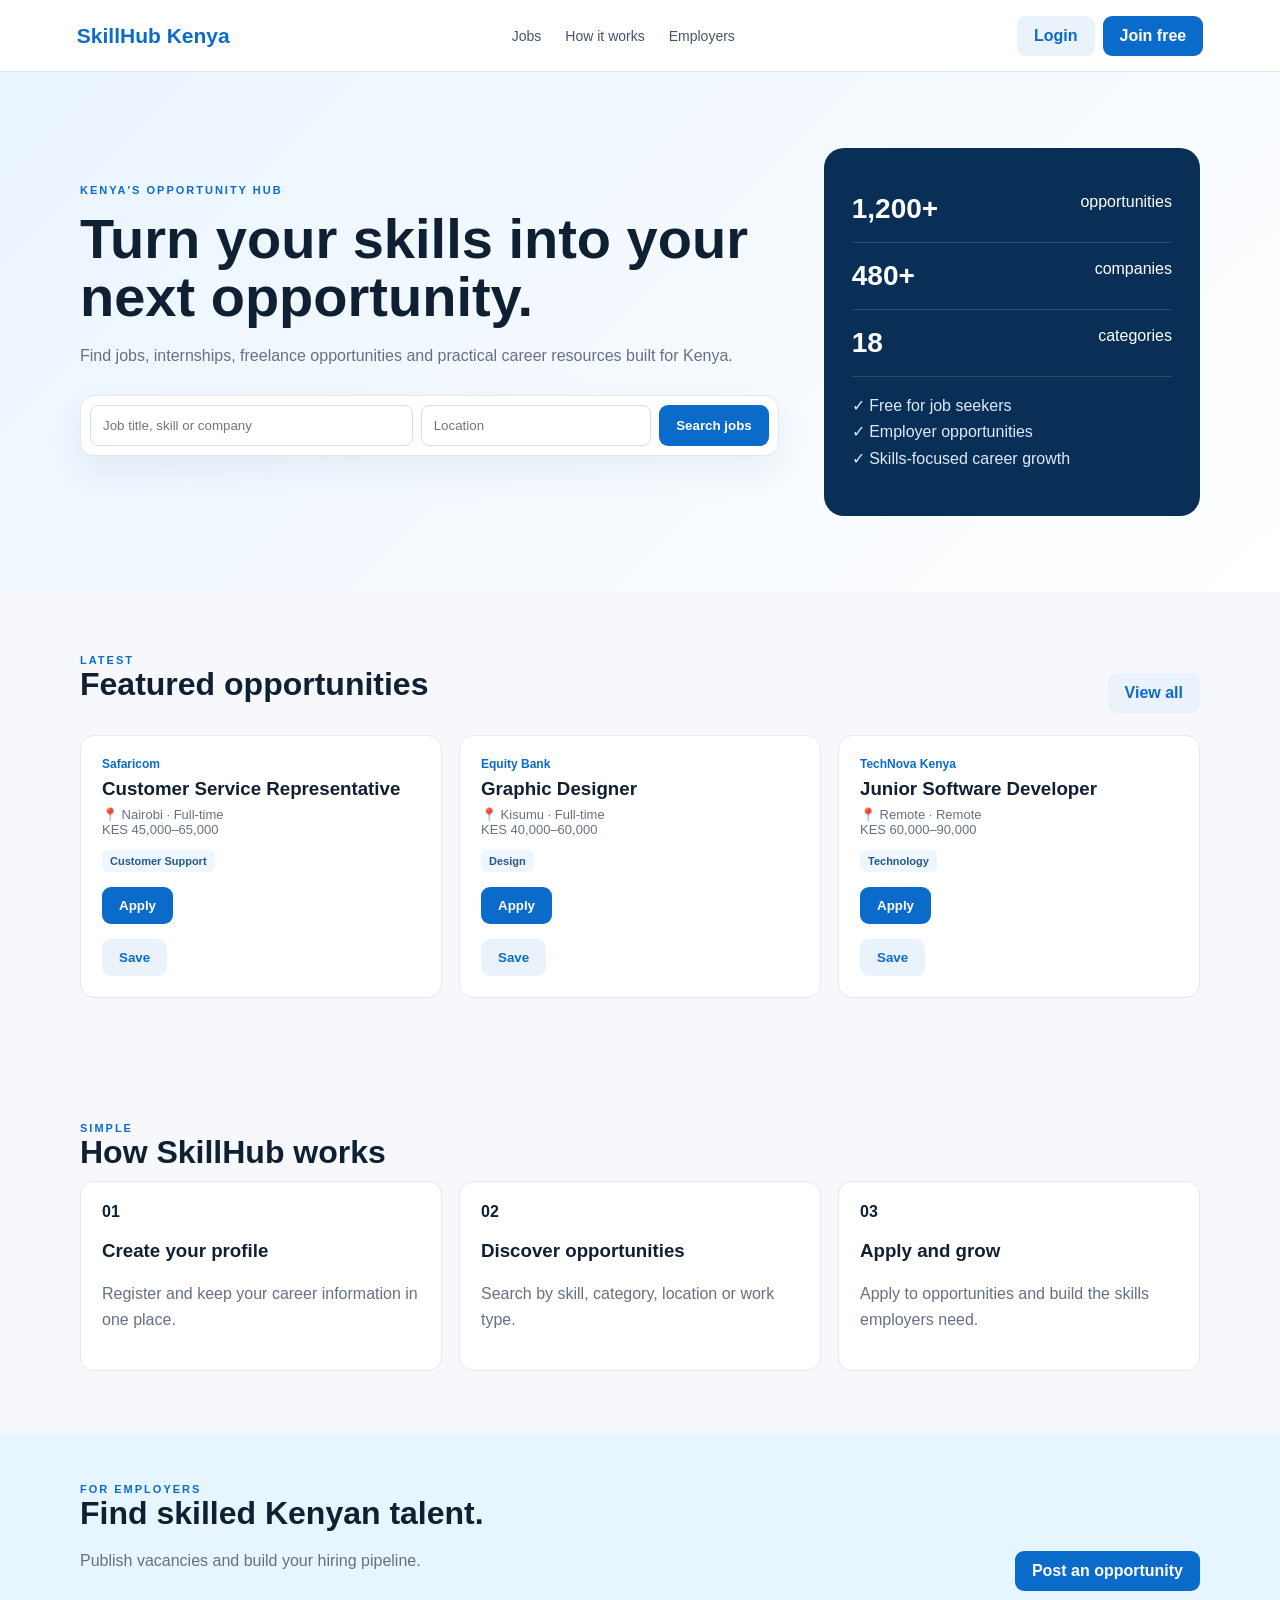
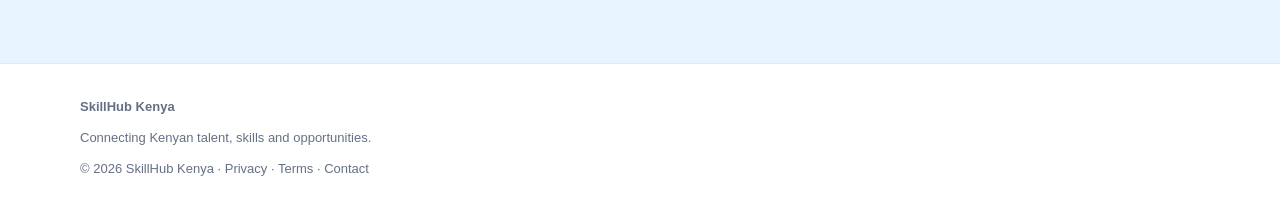
<file: index.html>
<!doctype html><html><head><meta charset="utf-8"><meta name="viewport" content="width=device-width,initial-scale=1"><title>SkillHub Kenya — Skills & Opportunities</title><link rel="stylesheet" href="style.css"></head><body>
<script src="app.js"></script><script>
layout(`<main><section class="hero"><div class="container hero-grid"><div><div class="eyebrow">KENYA'S OPPORTUNITY HUB</div><h1>Turn your skills into your next opportunity.</h1><p>Find jobs, internships, freelance opportunities and practical career resources built for Kenya.</p><form class="search" onsubmit="event.preventDefault();location.href='jobs.html?q='+encodeURIComponent(document.getElementById('heroQ').value)"><input id="heroQ" class="input" placeholder="Job title, skill or company"><input class="input" placeholder="Location"><button>Search jobs</button></form></div><div class="stats"><div class="stat"><strong>1,200+</strong><span>opportunities</span></div><div class="stat"><strong>480+</strong><span>companies</span></div><div class="stat"><strong>18</strong><span>categories</span></div><p style="color:#dbeafe">✓ Free for job seekers<br>✓ Employer opportunities<br>✓ Skills-focused career growth</p></div></div></section>
<section class="section"><div class="container"><div class="section-head"><div><div class="eyebrow">LATEST</div><h2>Featured opportunities</h2></div><a class="btn secondary" href="jobs.html">View all</a></div><div id="featured" class="grid"></div></div></section>
<section id="how" class="section"><div class="container"><div class="eyebrow">SIMPLE</div><h2>How SkillHub works</h2><div class="steps"><article class="card"><b>01</b><h3>Create your profile</h3><p>Register and keep your career information in one place.</p></article><article class="card"><b>02</b><h3>Discover opportunities</h3><p>Search by skill, category, location or work type.</p></article><article class="card"><b>03</b><h3>Apply and grow</h3><p>Apply to opportunities and build the skills employers need.</p></article></div></div></section>
<section id="employers" class="band"><div class="container"><div class="section-head"><div><div class="eyebrow">FOR EMPLOYERS</div><h2>Find skilled Kenyan talent.</h2><p>Publish vacancies and build your hiring pipeline.</p></div><a class="btn" href="dashboard.html">Post an opportunity</a></div></div></section></main><div id="modal" class="modal"></div>`);
document.getElementById('featured').innerHTML=state().jobs.slice(0,3).map(jobCard).join('');
</script></body></html>
</file>
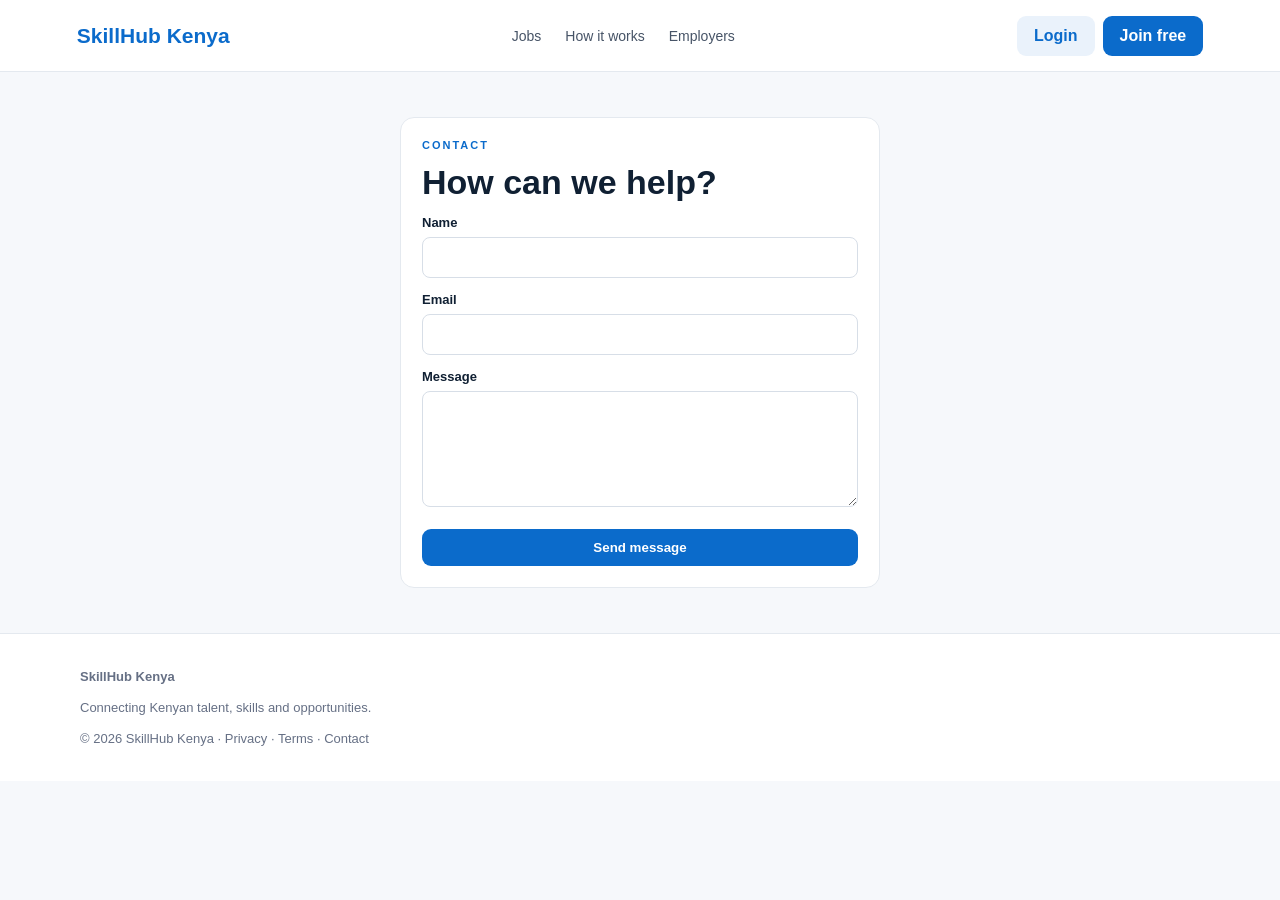
<file: contact.html>
<!doctype html><html><head><meta charset="utf-8"><meta name="viewport" content="width=device-width,initial-scale=1"><title>Contact — SkillHub Kenya</title><link rel="stylesheet" href="style.css"></head><body><script src="app.js"></script><script>layout(`<main class="container"><div class="card form-card"><div class="eyebrow">CONTACT</div><h1>How can we help?</h1><form onsubmit="event.preventDefault();alert('Thanks — your message has been saved locally in this demo.');this.reset()"><div class="form-row"><label>Name</label><input class="input" required></div><div class="form-row"><label>Email</label><input class="input" type="email" required></div><div class="form-row"><label>Message</label><textarea class="input" rows="6" required></textarea></div><button>Send message</button></form></div></main>`)</script></body></html>
</file>
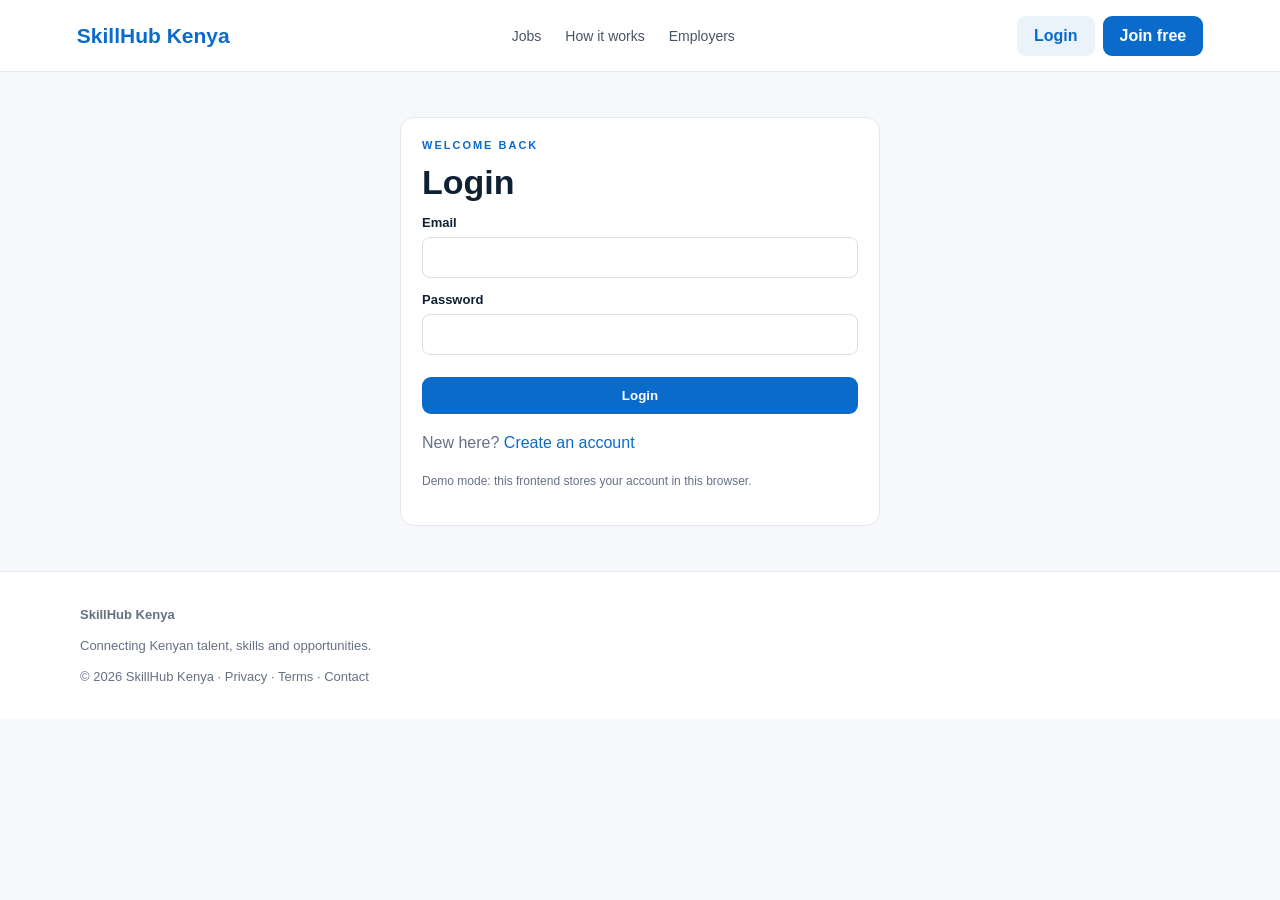
<file: dashboard.html>
<!doctype html><html><head><meta charset="utf-8"><meta name="viewport" content="width=device-width,initial-scale=1"><title>Dashboard — SkillHub Kenya</title><link rel="stylesheet" href="style.css"></head><body><script src="app.js"></script><script>
if(!requireUser()){} else {const s=state();layout(`<main class="dashboard container"><div class="eyebrow">YOUR SPACE</div><h1 style="font-size:42px">Welcome, ${esc(s.user.fullname)}.</h1><div class="dashgrid"><div class="card metric"><span class="small">Applications</span><strong>${s.applications.length}</strong></div><div class="card metric"><span class="small">Saved jobs</span><strong>${s.saved.length}</strong></div><div class="card metric"><span class="small">Profile</span><strong>80%</strong></div><div class="card metric"><span class="small">Alerts</span><strong>${s.alerts.length}</strong></div></div><div class="profile"><div class="card"><h3>Account</h3><p><b>${esc(s.user.fullname)}</b><br>${esc(s.user.email)}<br>Job seeker</p><button class="danger" onclick="logout()">Log out</button></div><div class="card"><h3>My applications</h3><div id="apps" class="list"></div><hr><h3>Saved jobs</h3><div id="saved" class="list"></div></div></div><div class="card" style="margin-top:20px"><h3>Employer tools</h3><p>Employers can use this area to publish opportunities. The current build keeps job posting in browser storage; a production backend/payment provider can be connected next.</p><button onclick="postJob()">Post a job</button></div></main><div id="modal" class="modal"></div>`);renderDash()}
function renderDash(){const s=state();document.getElementById('apps').innerHTML=s.applications.length?s.applications.map(a=>{const j=s.jobs.find(x=>x.id===a.jobId);return `<div class="listrow"><span>${esc(j?.title||'Job')}<br><span class="small">${esc(a.status)}</span></span><span class="small">${new Date(a.date).toLocaleDateString()}</span></div>`}).join(''):'<div class="empty">No applications yet.</div>';document.getElementById('saved').innerHTML=s.saved.length?s.saved.map(id=>{const j=s.jobs.find(x=>x.id===id);return `<div class="listrow"><span>${esc(j?.title||'Job')}<br><span class="small">${esc(j?.company||'')}</span></span><button class="secondary" onclick="location.href='jobs.html'">Browse</button></div>`}).join(''):'<div class="empty">No saved jobs yet.</div>'}
function postJob(){document.getElementById('modal').innerHTML=`<div class="modalbox"><button class="close" onclick="closeModal()">×</button><h2>Post an opportunity</h2><form id="post"><div class="form-row"><label>Company</label><input id="pc" class="input" required></div><div class="form-row"><label>Job title</label><input id="pt" class="input" required></div><div class="form-row"><label>Location</label><input id="pl" class="input" required></div><div class="form-row"><label>Category</label><input id="pca" class="input" required></div><div class="form-row"><label>Type</label><select id="pty" class="select"><option>Full-time</option><option>Part-time</option><option>Contract</option><option>Internship</option><option>Remote</option></select></div><button>Publish job</button></form></div>`;document.getElementById('modal').classList.add('show');post.onsubmit=e=>{e.preventDefault();const s=state();s.jobs.unshift({id:Date.now().toString(),company:pc.value,title:pt.value,location:pl.value,category:pca.value,type:pty.value,salary:'Negotiable',description:'Employer-posted opportunity.'});save(s);closeModal();alert('Job published in this browser.');renderDash()}}
</script></body></html>
</file>
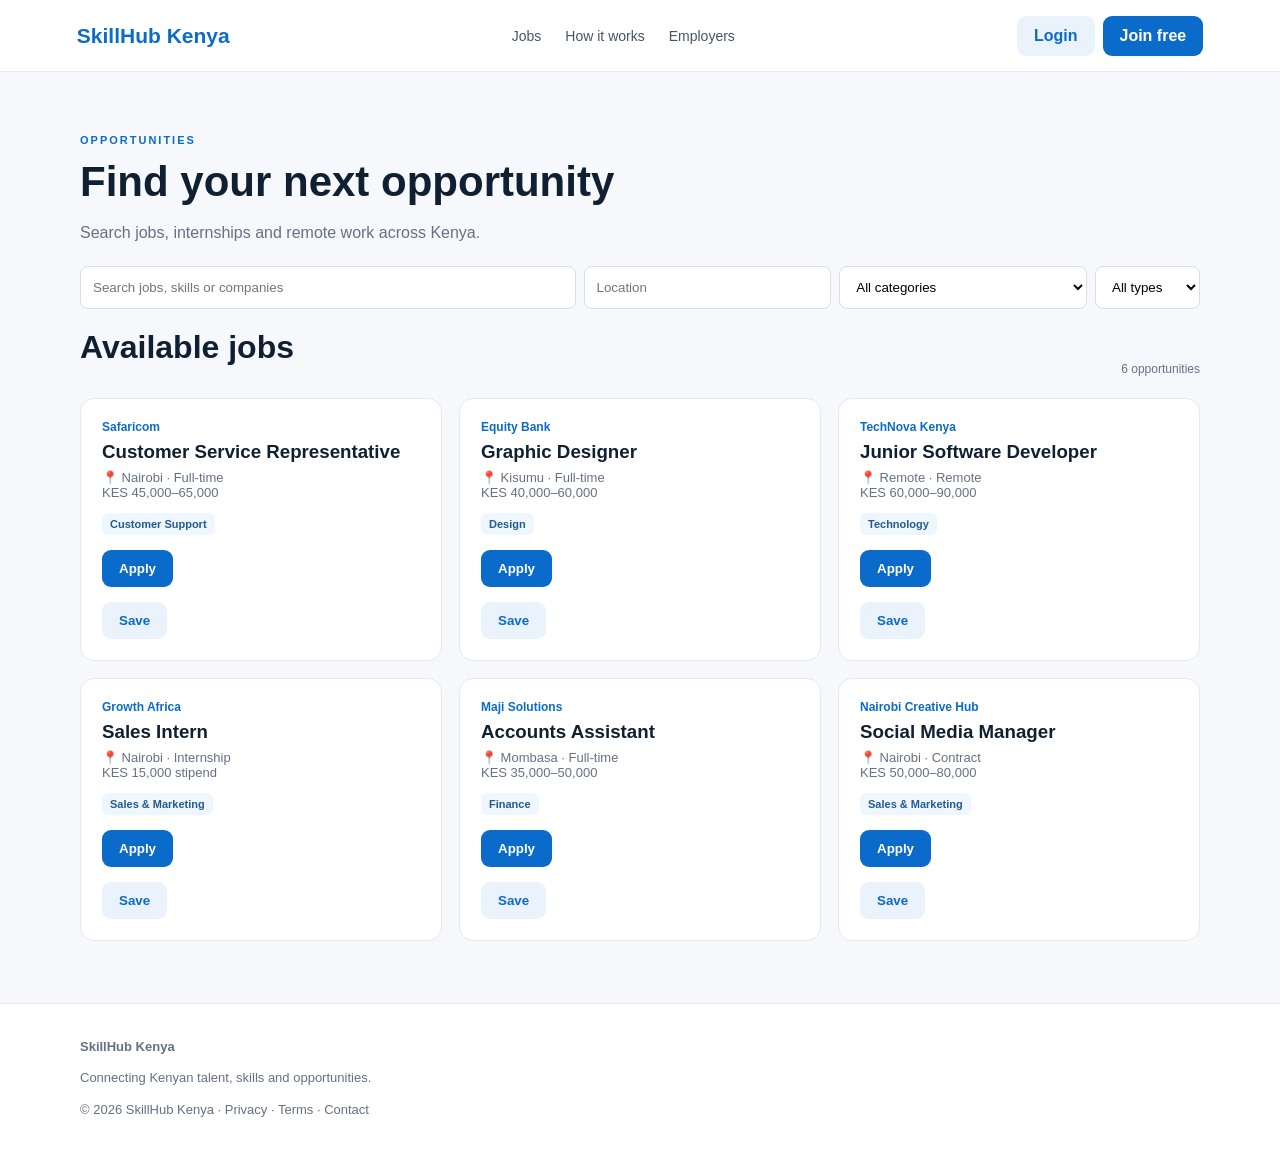
<file: jobs.html>
<!doctype html><html><head><meta charset="utf-8"><meta name="viewport" content="width=device-width,initial-scale=1"><title>Jobs — SkillHub Kenya</title><link rel="stylesheet" href="style.css"></head><body><script src="app.js"></script><script>
layout(`<main class="section"><div class="container"><div class="eyebrow">OPPORTUNITIES</div><h1 style="font-size:42px">Find your next opportunity</h1><p>Search jobs, internships and remote work across Kenya.</p><div class="toolbar"><input id="q" class="input" placeholder="Search jobs, skills or companies"><input id="loc" class="input" placeholder="Location"><select id="category" class="select"><option value="">All categories</option><option>Technology</option><option>Design</option><option>Sales & Marketing</option><option>Finance</option><option>Customer Support</option></select><select id="type" class="select"><option value="">All types</option><option>Full-time</option><option>Part-time</option><option>Contract</option><option>Internship</option><option>Remote</option></select></div><div class="section-head"><h2>Available jobs</h2><span id="count" class="small"></span></div><div id="jobGrid" class="grid"></div></div></main><div id="modal" class="modal"></div>`);
const p=new URLSearchParams(location.search);document.getElementById('q').value=p.get('q')||'';['q','loc','category','type'].forEach(x=>document.getElementById(x).addEventListener('input',renderJobs));renderJobs();
</script></body></html>
</file>
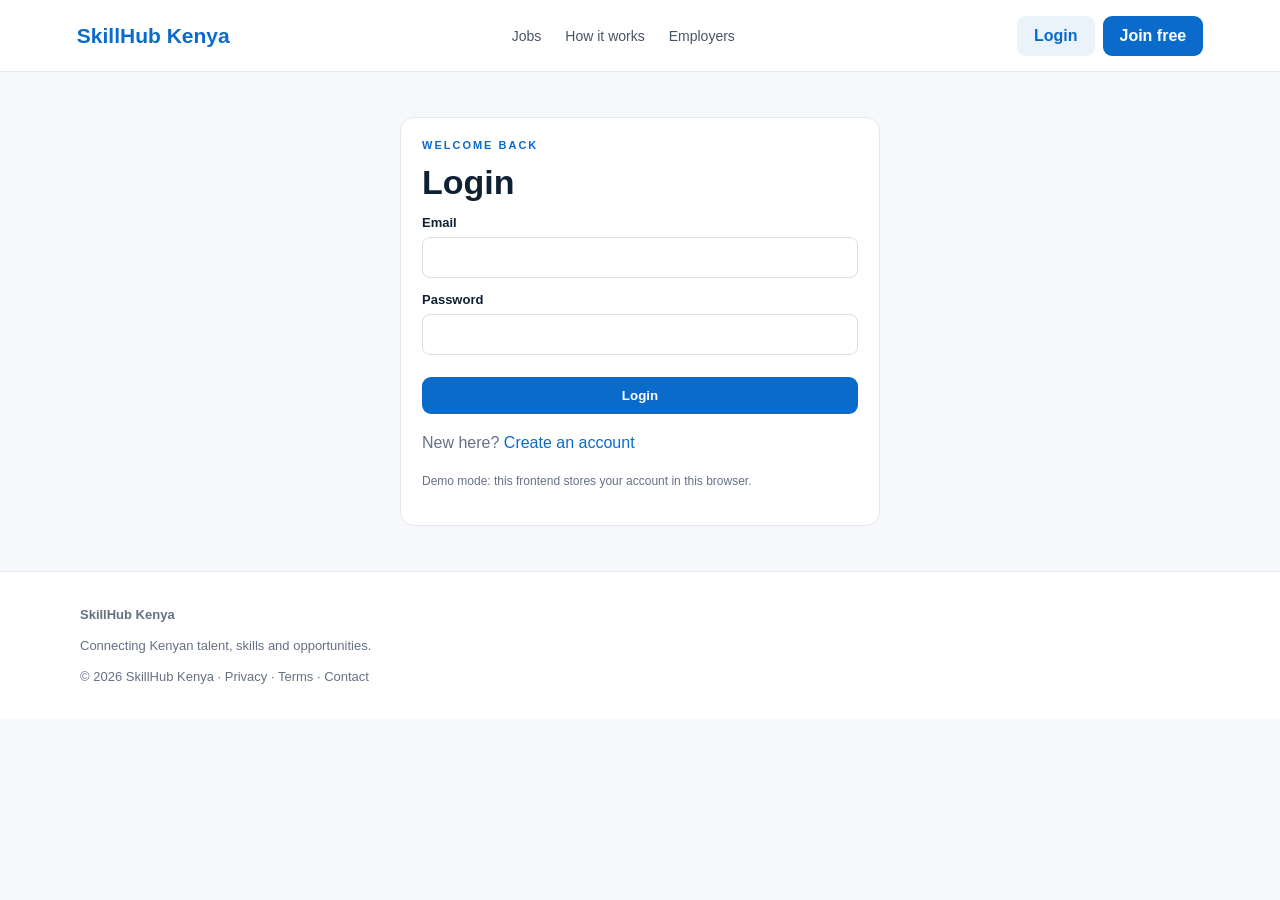
<file: login.html>
<!doctype html><html><head><meta charset="utf-8"><meta name="viewport" content="width=device-width,initial-scale=1"><title>Login — SkillHub Kenya</title><link rel="stylesheet" href="style.css"></head><body><script src="app.js"></script><script>
layout(`<main class="container"><div class="card form-card"><div class="eyebrow">WELCOME BACK</div><h1>Login</h1><form id="form"><div class="form-row"><label>Email</label><input id="email" type="email" class="input" required></div><div class="form-row"><label>Password</label><input id="pass" type="password" class="input" required></div><button>Login</button></form><p>New here? <a href="register.html" style="color:var(--blue)">Create an account</a></p><p class="small">Demo mode: this frontend stores your account in this browser.</p></div></main>`);
form.onsubmit=e=>{e.preventDefault();const s=state();if(!s.user||s.user.email!==email.value){alert('No account found for that email. Register first.');return}location.href='dashboard.html'};
</script></body></html>
</file>
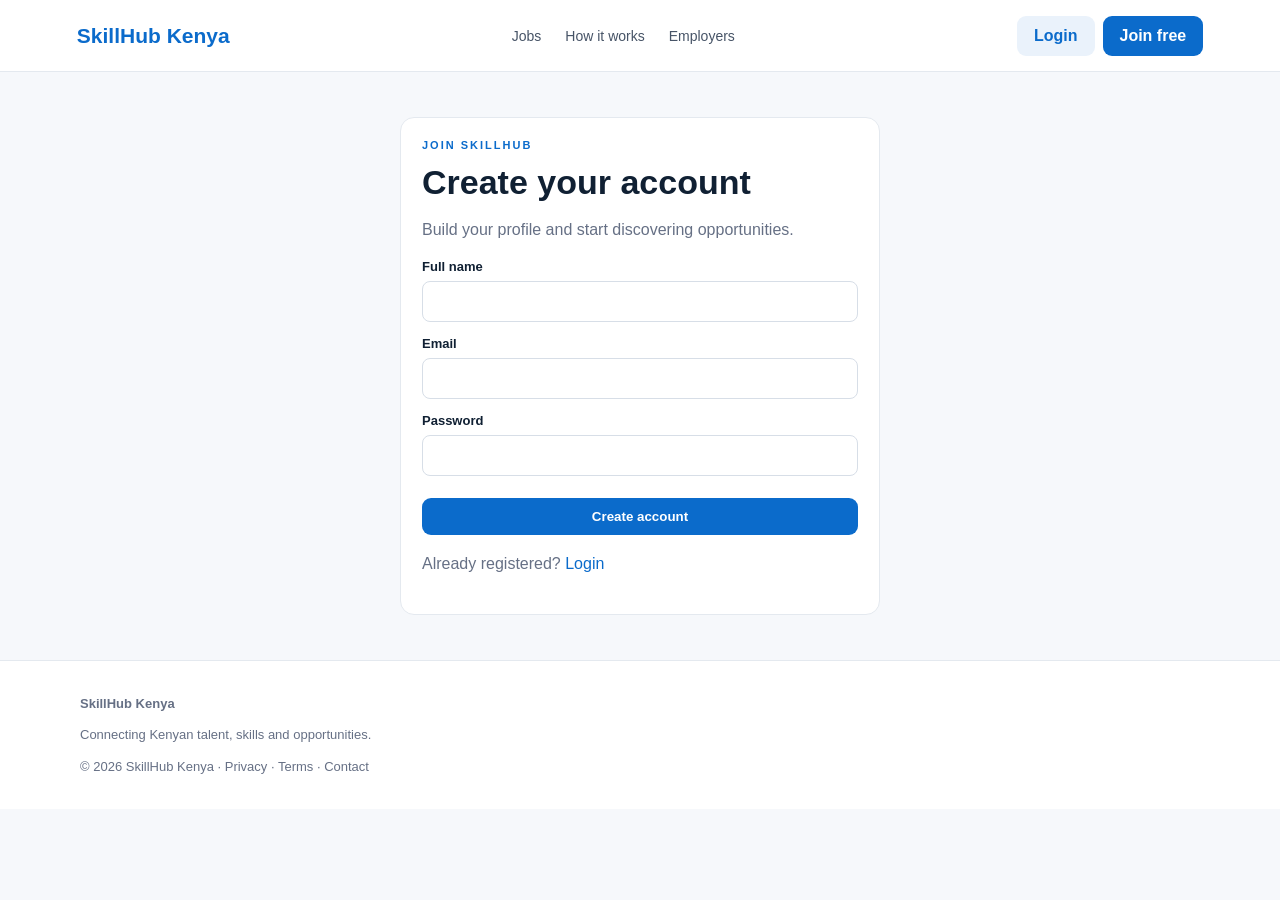
<file: register.html>
<!doctype html><html><head><meta charset="utf-8"><meta name="viewport" content="width=device-width,initial-scale=1"><title>Register — SkillHub Kenya</title><link rel="stylesheet" href="style.css"></head><body><script src="app.js"></script><script>
layout(`<main class="container"><div class="card form-card"><div class="eyebrow">JOIN SKILLHUB</div><h1>Create your account</h1><p>Build your profile and start discovering opportunities.</p><form id="form"><div class="form-row"><label>Full name</label><input id="name" class="input" required></div><div class="form-row"><label>Email</label><input id="email" type="email" class="input" required></div><div class="form-row"><label>Password</label><input id="pass" type="password" minlength="6" class="input" required></div><button>Create account</button></form><p>Already registered? <a href="login.html" style="color:var(--blue)">Login</a></p></div></main>`);
form.onsubmit=e=>{e.preventDefault();const s=state();s.user={fullname:name.value,email:email.value,role:'jobseeker'};save(s);location.href='dashboard.html'};
</script></body></html>
</file>
<file: style.css>
:root{--blue:#0b6bcb;--blue2:#084f9d;--green:#16a34a;--ink:#102033;--muted:#667085;--bg:#f6f8fb;--card:#fff;--line:#e4e9ef;--danger:#dc2626}
*{box-sizing:border-box}body{margin:0;font-family:Inter,Arial,sans-serif;background:var(--bg);color:var(--ink)}a{text-decoration:none;color:inherit}.nav{background:#fff;border-bottom:1px solid var(--line);padding:0 6%;height:72px;display:flex;align-items:center;justify-content:space-between;position:sticky;top:0;z-index:10}.brand{font-size:21px;font-weight:900;color:var(--blue)}.navlinks{display:flex;gap:24px;color:#475467;font-size:14px}.navlinks a:hover{color:var(--blue)}.actions{display:flex;gap:8px}button,.btn{border:0;border-radius:9px;padding:11px 17px;background:var(--blue);color:#fff;font-weight:800;cursor:pointer}.btn.secondary,button.secondary{background:#eaf2fb;color:var(--blue)}button.danger{background:#fee2e2;color:var(--danger)}.container{width:min(1120px,92%);margin:auto}.hero{padding:76px 0;background:linear-gradient(135deg,#eaf4ff,#fff)}.hero-grid{display:grid;grid-template-columns:1.3fr .7fr;gap:45px;align-items:center}.eyebrow{text-transform:uppercase;letter-spacing:2px;font-size:11px;font-weight:900;color:var(--blue)}h1{font-size:56px;line-height:1.05;margin:14px 0}h2{font-size:32px;margin:0 0 10px}p{line-height:1.65;color:var(--muted)}.search{display:grid;grid-template-columns:1.4fr 1fr auto;gap:8px;background:#fff;padding:9px;border:1px solid var(--line);border-radius:14px;box-shadow:0 15px 35px #174a7c12;margin:25px 0}.input,.select{width:100%;padding:12px;border:1px solid #d7dee7;border-radius:8px;background:#fff;outline:none}.stats{background:#092f57;color:#fff;border-radius:20px;padding:28px}.stat{display:flex;justify-content:space-between;padding:17px 0;border-bottom:1px solid #ffffff22}.stat strong{font-size:28px}.section{padding:62px 0}.section-head{display:flex;justify-content:space-between;align-items:end;margin-bottom:22px}.grid{display:grid;grid-template-columns:repeat(3,1fr);gap:17px}.card{background:#fff;border:1px solid var(--line);border-radius:14px;padding:21px}.job h3{margin:7px 0}.company{font-size:12px;color:var(--blue);font-weight:900}.meta{font-size:13px;color:var(--muted);display:flex;gap:10px;flex-wrap:wrap}.tag{display:inline-block;background:#eef6ff;color:#245a8d;padding:5px 8px;border-radius:6px;font-size:11px;font-weight:800;margin-top:13px}.job .btn{display:block;text-align:center;margin-top:15px}.steps{display:grid;grid-template-columns:repeat(3,1fr);gap:17px}.band{background:#e7f5ff;padding:50px 0}.footer{background:#fff;border-top:1px solid var(--line);padding:35px 0;color:var(--muted);font-size:13px}.form-card{max-width:480px;margin:45px auto}.form-card h1{font-size:34px}.form-row{display:grid;gap:7px;margin:14px 0}.form-row label{font-size:13px;font-weight:800}.form-card button{width:100%;margin-top:8px}.dashboard{padding:40px 0}.dashgrid{display:grid;grid-template-columns:repeat(4,1fr);gap:14px;margin:22px 0}.metric strong{display:block;font-size:30px}.tabs{display:flex;gap:8px;flex-wrap:wrap;margin:20px 0}.empty{text-align:center;padding:40px}.notice{padding:12px;border-radius:9px;background:#ecfdf3;color:#166534;margin:12px 0}.error{background:#fef2f2;color:#991b1b}.modal{display:none;position:fixed;inset:0;background:#0008;z-index:20;align-items:center;justify-content:center;padding:20px}.modal.show{display:flex}.modalbox{background:#fff;padding:25px;border-radius:15px;width:min(520px,100%);position:relative}.close{position:absolute;right:12px;top:8px;background:transparent;color:#333;font-size:24px}.toolbar{display:grid;grid-template-columns:2fr 1fr 1fr auto;gap:8px;margin:20px 0}.profile{display:grid;grid-template-columns:280px 1fr;gap:20px}.list{display:grid;gap:12px}.listrow{display:flex;justify-content:space-between;gap:15px;align-items:center}.small{font-size:12px;color:var(--muted)}@media(max-width:800px){.navlinks{display:none}.hero-grid,.profile{grid-template-columns:1fr}h1{font-size:42px}.grid,.steps,.dashgrid{grid-template-columns:1fr}.search,.toolbar{grid-template-columns:1fr}.actions .secondary{display:none}}
</file>
